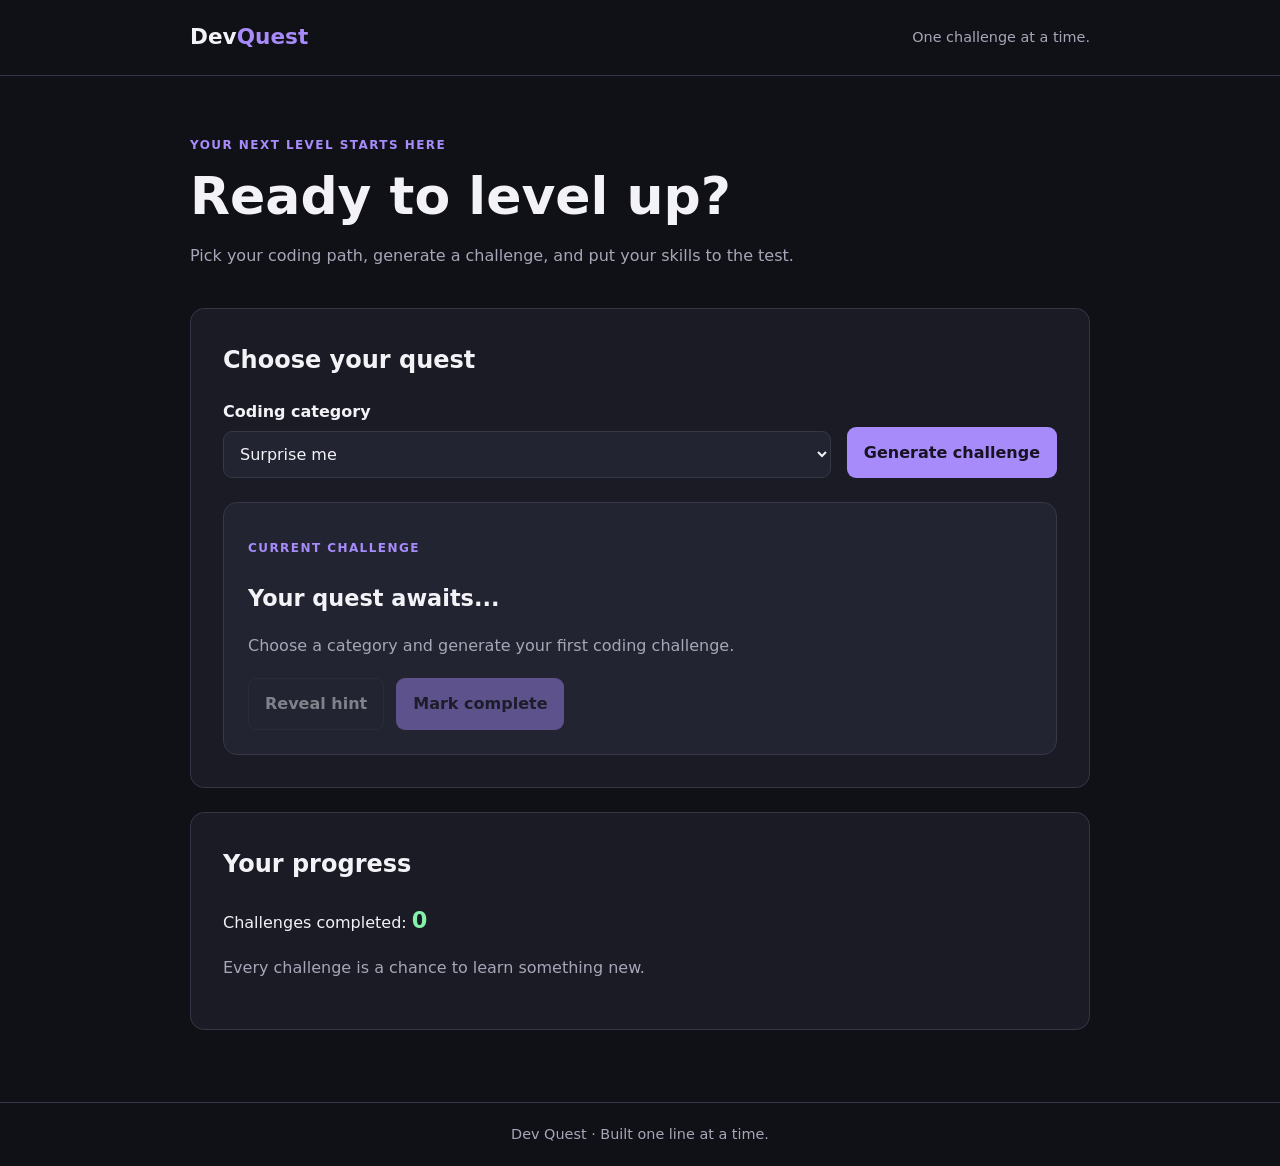
<file: index.html>
<!DOCTYPE html>
<html lang="en">
<head>
  <meta charset="UTF-8">
  <meta name="viewport" content="width=device-width, initial-scale=1.0">

  <meta
    name="description"
    content="Challenge yourself with Dev Quest, an interactive coding challenge generator."
  >

  <title>Dev Quest | Coding Challenge Generator</title>

  <link rel="stylesheet" href="style.css">
  <script src="script.js" defer></script>
</head>

<body>
  <header class="site-header">
    <a class="logo" href="#" aria-label="Dev Quest home">
      Dev<span>Quest</span>
    </a>

    <p class="tagline">One challenge at a time.</p>
  </header>

  <main class="container">
    <section class="intro" aria-labelledby="page-title">
      <p class="eyebrow">YOUR NEXT LEVEL STARTS HERE</p>
      <h1 id="page-title">Ready to level up?</h1>
      <p>
        Pick your coding path, generate a challenge,
        and put your skills to the test.
      </p>
    </section>

    <section class="quest-panel" aria-labelledby="quest-heading">
      <h2 id="quest-heading">Choose your quest</h2>

      <div class="controls">
        <div class="field">
          <label for="category">Coding category</label>

          <select id="category">
            <option value="all">Surprise me</option>
            <option value="html">HTML</option>
            <option value="css">CSS</option>
            <option value="javascript">JavaScript</option>
          </select>
        </div>

        <button id="generate-btn" type="button">
          Generate challenge
        </button>
      </div>

      <article class="challenge-card" aria-labelledby="challenge-title">
        <p class="challenge-label">CURRENT CHALLENGE</p>

        <h3 id="challenge-title">Your quest awaits...</h3>

        <p id="challenge-description">
          Choose a category and generate your first coding challenge.
        </p>

        <div id="hint-area" hidden>
          <h4>Need a hint?</h4>
          <p id="hint-text"></p>
        </div>

        <p
          id="challenge-status"
          class="status"
          role="status"
          aria-live="polite"
          aria-atomic="true"
        ></p>

        <div class="challenge-actions">
          <button id="hint-btn" class="secondary-btn" type="button" disabled>
            Reveal hint
          </button>

          <button id="complete-btn" type="button" disabled>
            Mark complete
          </button>
        </div>
      </article>
    </section>

    <section class="progress-panel" aria-labelledby="progress-heading">
      <h2 id="progress-heading">Your progress</h2>

      <p>
        Challenges completed:
        <strong id="completed-count">0</strong>
      </p>

      <p class="progress-note">
        Every challenge is a chance to learn something new.
      </p>
    </section>
  </main>

  <footer class="site-footer">
    <p>Dev Quest · Built one line at a time.</p>
  </footer>
</body>
</html>
</file>
<file: style.css>
:root {
  color-scheme: dark;

  --bg: #101116;
  --surface: #1a1b24;
  --surface-raised: #222431;
  --text: #f2f2f7;
  --muted: #a5a7b8;
  --accent: #a78bfa;
  --accent-hover: #c4b5fd;
  --success: #86efac;
  --border: #363747;
  --radius: 14px;
}

* {
  box-sizing: border-box;
}

body {
  margin: 0;
  background: var(--bg);
  color: var(--text);
  font-family: system-ui, sans-serif;
  line-height: 1.6;
}

button,
select {
  font: inherit;
}

button {
  border: 1px solid transparent;
  border-radius: 9px;
  padding: 0.75rem 1rem;
  background: var(--accent);
  color: #171323;
  font-weight: 700;
  cursor: pointer;
  transition: background 160ms ease, transform 160ms ease;
}

button:hover:not(:disabled) {
  background: var(--accent-hover);
  transform: translateY(-1px);
}

button:focus-visible,
select:focus-visible,
a:focus-visible {
  outline: 3px solid var(--success);
  outline-offset: 3px;
}

button:disabled {
  opacity: 0.45;
  cursor: not-allowed;
}

.site-header,
.site-footer {
  display: flex;
  align-items: center;
  justify-content: space-between;
  gap: 1rem;
  padding: 1.25rem max(1.25rem, calc((100% - 900px) / 2));
  border-bottom: 1px solid var(--border);
}

.logo {
  color: var(--text);
  font-size: 1.35rem;
  font-weight: 800;
  text-decoration: none;
}

.logo span {
  color: var(--accent);
}

.tagline,
.site-footer p {
  color: var(--muted);
  margin: 0;
  font-size: 0.9rem;
}

.container {
  width: min(900px, calc(100% - 2rem));
  margin: 0 auto;
  padding: 3rem 0;
}

.intro {
  margin-bottom: 2.5rem;
}

.eyebrow,
.challenge-label {
  color: var(--accent);
  font-size: 0.75rem;
  font-weight: 800;
  letter-spacing: 0.12em;
}

h1 {
  margin: 0.4rem 0;
  font-size: clamp(2rem, 6vw, 3.25rem);
  line-height: 1.15;
}

h2 {
  margin-top: 0;
}

.intro > p:last-child,
.progress-note {
  color: var(--muted);
}

.quest-panel,
.progress-panel {
  background: var(--surface);
  border: 1px solid var(--border);
  border-radius: var(--radius);
  padding: clamp(1rem, 4vw, 2rem);
  margin-bottom: 1.5rem;
}

.controls {
  display: flex;
  align-items: end;
  flex-wrap: wrap;
  gap: 1rem;
  margin-bottom: 1.5rem;
}

.field {
  flex: 1 1 200px;
}

label {
  display: block;
  margin-bottom: 0.4rem;
  font-weight: 600;
}

select {
  width: 100%;
  padding: 0.75rem;
  background: var(--surface-raised);
  color: var(--text);
  border: 1px solid var(--border);
  border-radius: 9px;
}

.challenge-card {
  padding: clamp(1rem, 4vw, 1.5rem);
  background: var(--surface-raised);
  border: 1px solid var(--border);
  border-radius: var(--radius);
}

.challenge-card h3 {
  font-size: 1.4rem;
  margin-bottom: 0.5rem;
}

.challenge-card > p:not(.challenge-label):not(.status) {
  color: var(--muted);
}

#hint-area {
  margin-top: 1.5rem;
  padding: 1rem;
  border-left: 3px solid var(--accent);
  background: var(--surface);
  border-radius: 0 8px 8px 0;
}

#hint-area h4 {
  margin: 0 0 0.35rem;
}

#hint-area p {
  margin: 0;
}

.challenge-actions {
  display: flex;
  flex-wrap: wrap;
  gap: 0.75rem;
  margin-top: 1.25rem;
}

.secondary-btn {
  background: transparent;
  color: var(--text);
  border-color: var(--border);
}

.secondary-btn:hover:not(:disabled) {
  background: var(--surface);
}

.status {
  color: var(--success);
  font-weight: 600;
}

.progress-panel strong {
  color: var(--success);
  font-size: 1.4rem;
}

.site-footer {
  justify-content: center;
  border-top: 1px solid var(--border);
  border-bottom: 0;
  text-align: center;
}

@media (max-width: 520px) {
  .site-header {
    align-items: flex-start;
    flex-direction: column;
  }

  .controls > button {
    width: 100%;
  }

  .challenge-actions > button {
    flex: 1 1 100%;
  }
}

@media (prefers-reduced-motion: reduce) {
  *,
  *::before,
  *::after {
    scroll-behavior: auto !important;
    transition: none !important;
  }
}
</file>
